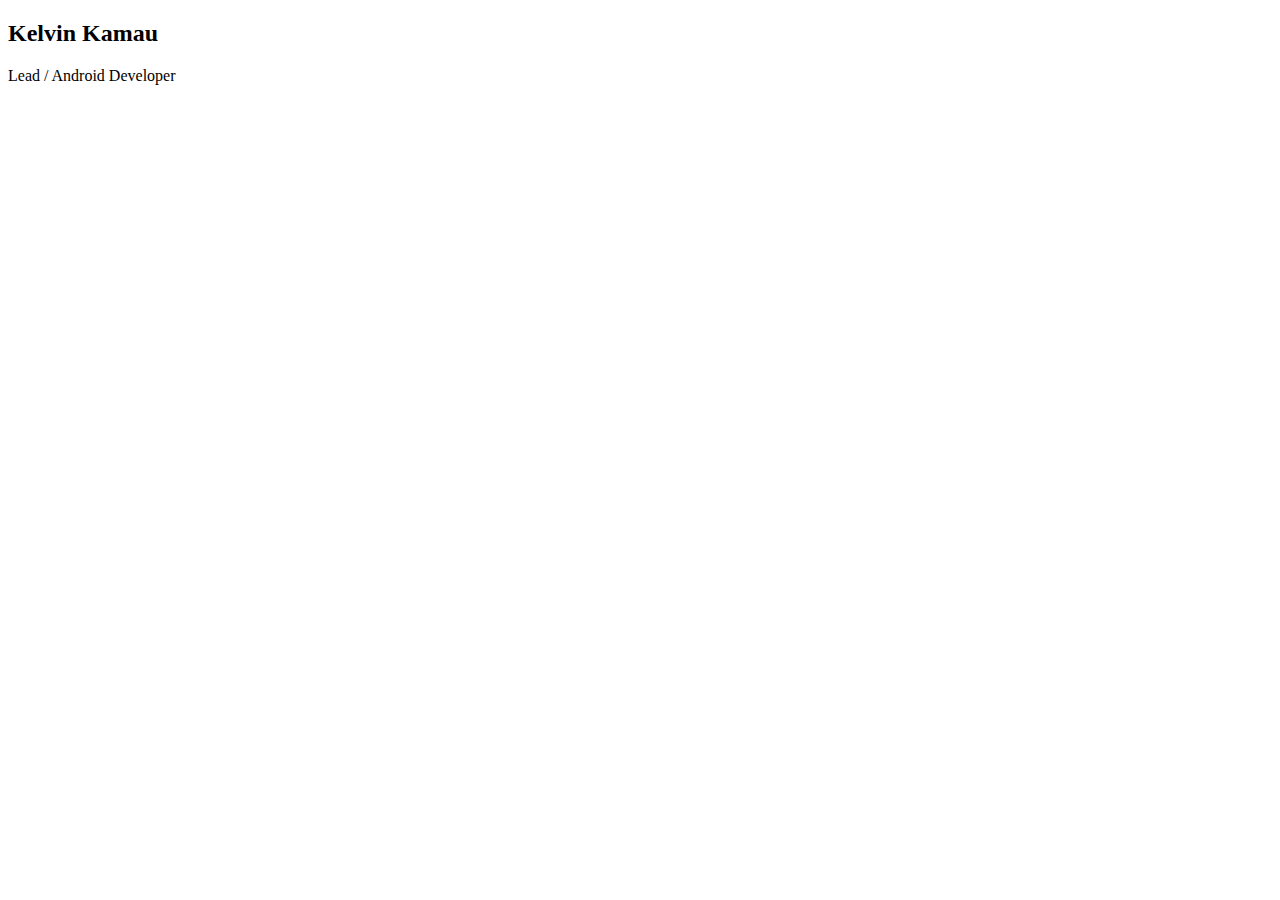
<file: test.html>
<!DOCTYPE html>
<html lang="en">

<head>
    <meta charset="UTF-8">
    <title>Title</title>
    <link rel="stylesheet" href="https://use.fontawesome.com/releases/v5.8.1/css/all.css" integrity="sha384-50oBUHEmvpQ+1lW4y57PTFmhCaXp0ML5d60M1M7uH2+nqUivzIebhndOJK28anvf" crossorigin="anonymous">
</head>

<body>

<h2>Kelvin Kamau</h2>
<p>Lead / Android Developer</p>
<i class="fab fa-github"></i><i class="fab fa-twitter"></i> <i class="fas fa-link"></i>
</body>
</html>
</file>
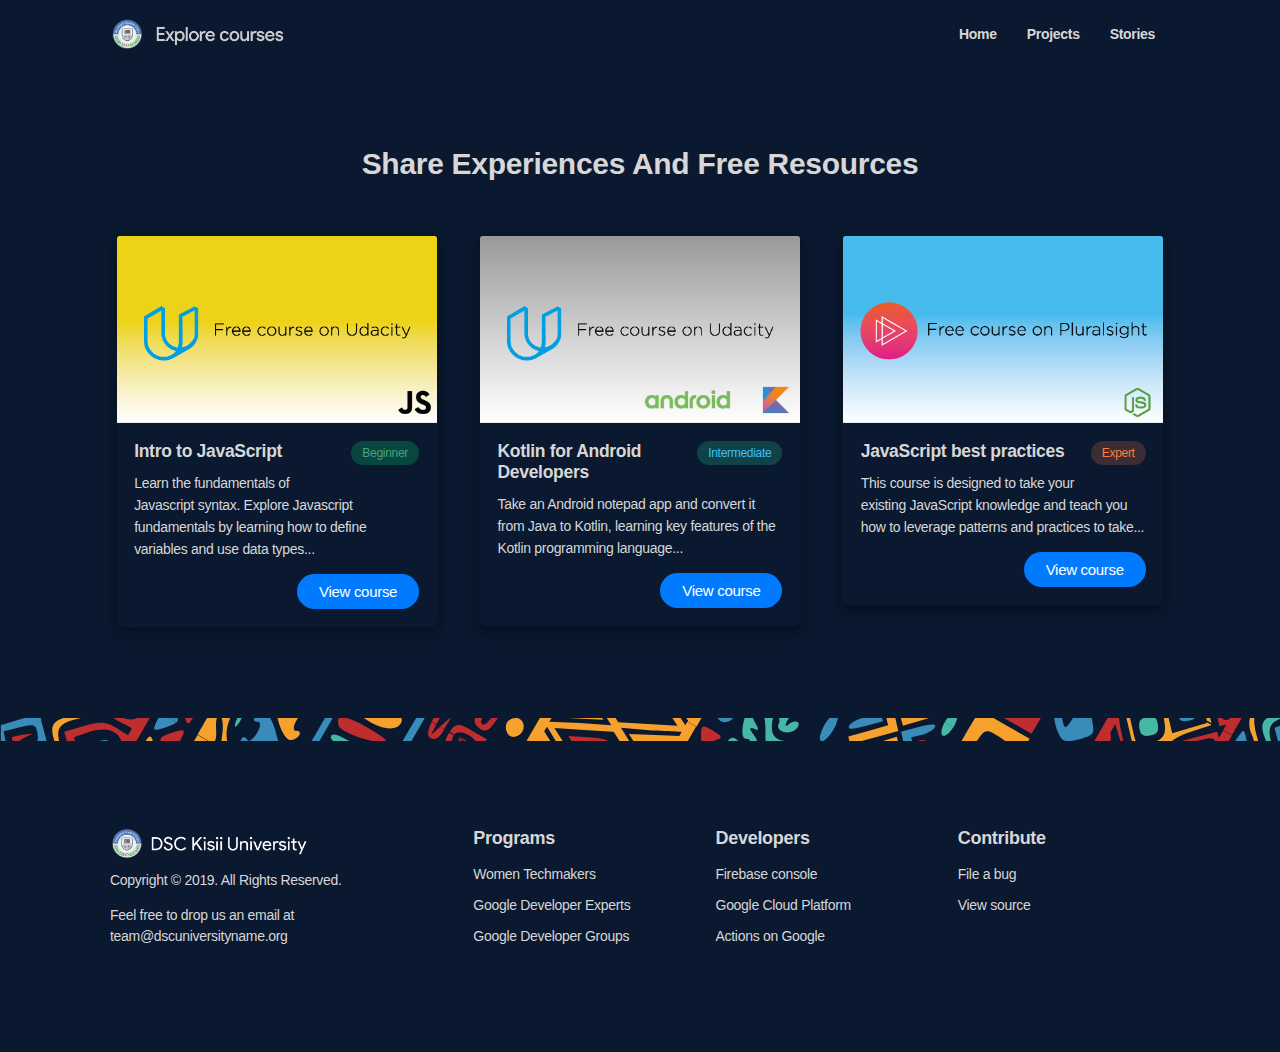
<file: public/learn.html>
<!DOCTYPE html>
<html lang="en">
<head>
    <meta charset="UTF-8">
    <meta http-equiv="X-UA-Compatible" content="ie=edge">
    <title>DSC Explore Courses</title>
    <meta name="viewport" content="width=device-width, initial-scale=1.0">
    <meta name="author" content="DSC University Name"/>
    <meta name="description" content="Access exclusive content from all across the web to make you a better developer. All the content is free.">
    <meta name="keywords" content="dsc,developer student clubs,google developers, sub saharan africa, students, technology, computer science"/>
    <link href="css/ionicons.min.css" rel="stylesheet">
    <link rel="manifest" href="manifest.json">
    <meta name="theme-color" content="#2F5BE7"/>
    <link rel="icon" href="images/favicon.png" type="image/png"/>
    <link rel="stylesheet" href="css/owl.carousel.min.css">
    <link rel="stylesheet" href="css/bootstrap.min.css">
    <link href='https://fonts.googleapis.com/css?family=Google+Sans:400,500,700|Material+Icons' rel='stylesheet'
          type='text/css'>
    <link rel="stylesheet" href="https://use.fontawesome.com/releases/v5.2.0/css/all.css"
          integrity="sha384-hWVjflwFxL6sNzntih27bfxkr27PmbbK/iSvJ+a4+0owXq79v+lsFkW54bOGbiDQ" crossorigin="anonymous">
    <link rel="stylesheet" href="css/styles.css">
    <link rel="stylesheet" href="css/responsive.css">
    <!-- Google Analytics -->
    <script>
        (function (i, s, o, g, r, a, m) {
            i['GoogleAnalyticsObject'] = r;
            i[r] = i[r] || function () {
                (i[r].q = i[r].q || []).push(arguments)
            }, i[r].l = 1 * new Date();
            a = s.createElement(o),
                m = s.getElementsByTagName(o)[0];
            a.async = 1;
            a.src = g;
            m.parentNode.insertBefore(a, m)
        })(window, document, 'script', 'https://www.google-analytics.com/analytics.js', 'ga');
        ga('create', 'UA-124904500-1', 'auto');
        ga('send', 'pageview');
    </script>
    <!-- End Google Analytics -->
</head>
<body class="x-hidden has-sticky-header">
<nav class="navbar navbar-expand-lg fixed-top custom-menu custom-menu__light">
    <div class="container">
        <a class="navbar-brand" href="#">
            <img src="images/tutorial.png" height="32" alt="Image">
        </a>
        <button class="navbar-toggler" type="button" data-toggle="collapse" data-target="#navbarSupportedContent"
                aria-controls="navbarSupportedContent"
                aria-expanded="false" aria-label="Toggle navigation">
        <span class="menu-icon__circle">
        </span>
            <span class="menu-icon">
          <span class="menu-icon__bar"></span>
          <span class="menu-icon__bar"></span>
          <span class="menu-icon__bar"></span>
        </span>
        </button>
        <div class="collapse navbar-collapse" id="navbarSupportedContent">
            <ul class="navbar-nav ml-lg-auto">
                <li class="nav-item active">
                    <a class="nav-link" href="index.html">Home
                        <span class="sr-only">(current)</span>
                    </a>
                </li>
                <li class="nav-item"><a href="projects.html" class="nav-link">Projects</a></li>
                <li class="nav-item"><a href="index.html" class="nav-link">Stories</a></li>
            </ul>

        </div>
    </div>
</nav>


<section id="web" class="section-spacer">

    <header class="section-header text-center">
        <h2 class="section-title">Share experiences and free resources</h2>
    </header>

    <div class="container">
        <div class="row">

            <div class="col-md-4 col-12">
                <div class="card course-card" style="width: 23rem;">
                    <img class="card-img-top" src="images/assets/courses/intro-js.png" alt="Card image cap">
                    <div class="card-body">
                        <p class="tagging beginner float-right">Beginner</p>
                        <h5 class="card-title">Intro to JavaScript</h5>
                        <p class="card-text">
                            Learn the fundamentals of Javascript syntax.
                            Explore Javascript fundamentals by learning how to define variables and use data types...
                        </p>
                        <a href="https://www.udacity.com/course/intro-to-javascript--ud803"
                           class="button float-right" target="_blank" rel="noopener noreferrer">View course</a>
                    </div>
                </div>
            </div>

            <div class="col-md-4 col-12">
                <div class="card course-card" style="width: 23rem;">
                    <img class="card-img-top" src="images/assets/courses/kotlin.png" alt="Card image cap">
                    <div class="card-body">
                        <p class="tagging intermediate float-right">Intermediate</p>
                        <h5 class="card-title">Kotlin for Android Developers</h5>
                        <p class="card-text">

                            Take an Android notepad app and convert it from Java to Kotlin,
                            learning key features of the Kotlin programming language...
                        </p>
                        <a href="https://classroom.udacity.com/courses/ud888" class="button float-right" target="_blank" rel="noopener noreferrer">View
                            course</a>
                    </div>
                </div>
            </div>

            <div class="col-md-4 col-12">
                <div class="card course-card" style="width: 23rem;">
                    <img class="card-img-top" src="images/assets/courses/best-prac.png" alt="Card image cap">
                    <div class="card-body">
                        <p class="tagging expert float-right">Expert</p>
                        <h5 class="card-title">JavaScript best practices</h5>
                        <p class="card-text">
                            This course is designed to take your existing JavaScript knowledge and teach you how to
                            leverage patterns and practices to take...
                        </p>
                           <a href="https://app.pluralsight.com/player?course=javascript-best-practices&author=jonathan-mills&name=javascript-best-practices"
                           class="button float-right" target="_blank" rel="noopener noreferrer">View course</a>
                    </div>
                </div>
            </div>
        </div>
    </div>
</section>

<section class="section-spacer african vanish">
    <div class="container">
    </div>
</section>

<footer class="section-spacer footer-section">
    <div class="container">
        <div class="row flex-column-reverse flex-sm-row flex-lg-row">
            <div class="col-md-4 col-12">
                <div class="footer-widget first-of-footer-widget">
                    <img src="images/footer-logo.png" class="logo-sm mb-10" alt="Image">
                    <p>Copyright &copy; 2019. All Rights Reserved.</p>
                    <span>Feel free to drop us an email at </span>
                    <a href="mailto:team@dsc.scuniversityname.org">team@dscuniversityname.org</a>
                    <ul class="social-list__inline mt-10">
                        <li>
                            <a href="https://twitter.com/DSCUniversityName">
                                <i class="fab fa-twitter"></i>
                            </a>
                        </li>
                        <li>
                            <a href="https://github.com/DSCUniversityName">
                                <i class="fab fa-github"></i>
                            </a>
                        </li>
                        <li>
                            <a href="">
                                <i class="fab fa-slack"></i>
                            </a>
                        </li>
                        <li>
                            <a href="https://www.youtube.com/user/GoogleDevelopers">
                                <i class="fab fa-youtube"></i>
                            </a>
                        </li>
                    </ul>
                </div>
            </div>
            <div class="col-md-8 col-sm-10">
                <div class="row">
                    <div class="col-md-4 col-6">
                        <div class="footer-widget">
                            <h4 class="footer-widget__title">Programs</h4>
                            <ul class="list-unstyled">
                                <li>
                                    <a href="https://www.womentechmakers.com/" target="_blank" rel="noopener noreferrer">Women Techmakers</a>
                                </li>
                                <li>
                                    <a href="https://developers.google.com/experts/" target="_blank" rel="noopener noreferrer">Google Developer Experts</a>
                                </li>
                                <li>
                                    <a href="https://developers.google.com" target="_blank" rel="noopener noreferrer">Google Developer Groups</a>
                                </li>
                            </ul>
                        </div>
                    </div>
                    <div class="col-md-4 col-6">
                        <div class="footer-widget">
                            <h4 class="footer-widget__title">Developers</h4>
                            <ul>
                                <li class="list-unstyled">
                                
                                <li>
                                    <a href="https://console.firebase.google.com/" target="_blank" rel="noreferrer">Firebase console</a>
                                </li>
                                <li>
                                    <a href="https://console.cloud.google.com/" target="_blank" rel="noreferrer">Google Cloud Platform</a>
                                </li>
                                <li>
                                    <a href="https://console.actions.google.com/" target="_blank" rel="noreferrer">Actions on Google</a>
                                </li>
                                </li>
                            </ul>
                        </div>
                    </div>
                    <div class="col-md-4">
                        <div class="footer-widget">
                            <h4 class="footer-widget__title">Contribute</h4>
                            <ul class="list-unstyled">
                                <li>
                                    <a href="https://github.com/kelvinkamau/Vibranium/issues/new?template=documentation-bug.md" target="_blank" rel="noopener noreferrer">File a bug</a>
                                </li>
                                <li>
                                    <a href="https://github.com/kelvinkamau/Vibranium" target="_blank" rel="noopener noreferrer">View source</a>
                                </li>
                            </ul>
                        </div>
                    </div>
                </div>
            </div>
        </div>
    </div>
</footer>
<a href="#" id="scroll" style="display: none;"><i class="fas fa-angle-up"></i></a>
<script src="js/vendors/jquery.min.js"></script>
<script src="js/vendors/bootstrap.bundle.min.js"></script>
<script src="js/vendors/jquery.magnific-popup.min.js"></script>
<script src="js/vendors/jquery.easing.min.js"></script>
<script src="js/vendors/swiper.min.js"></script>
<script src="js/custom.js"></script>
</body>
</html>
</file>
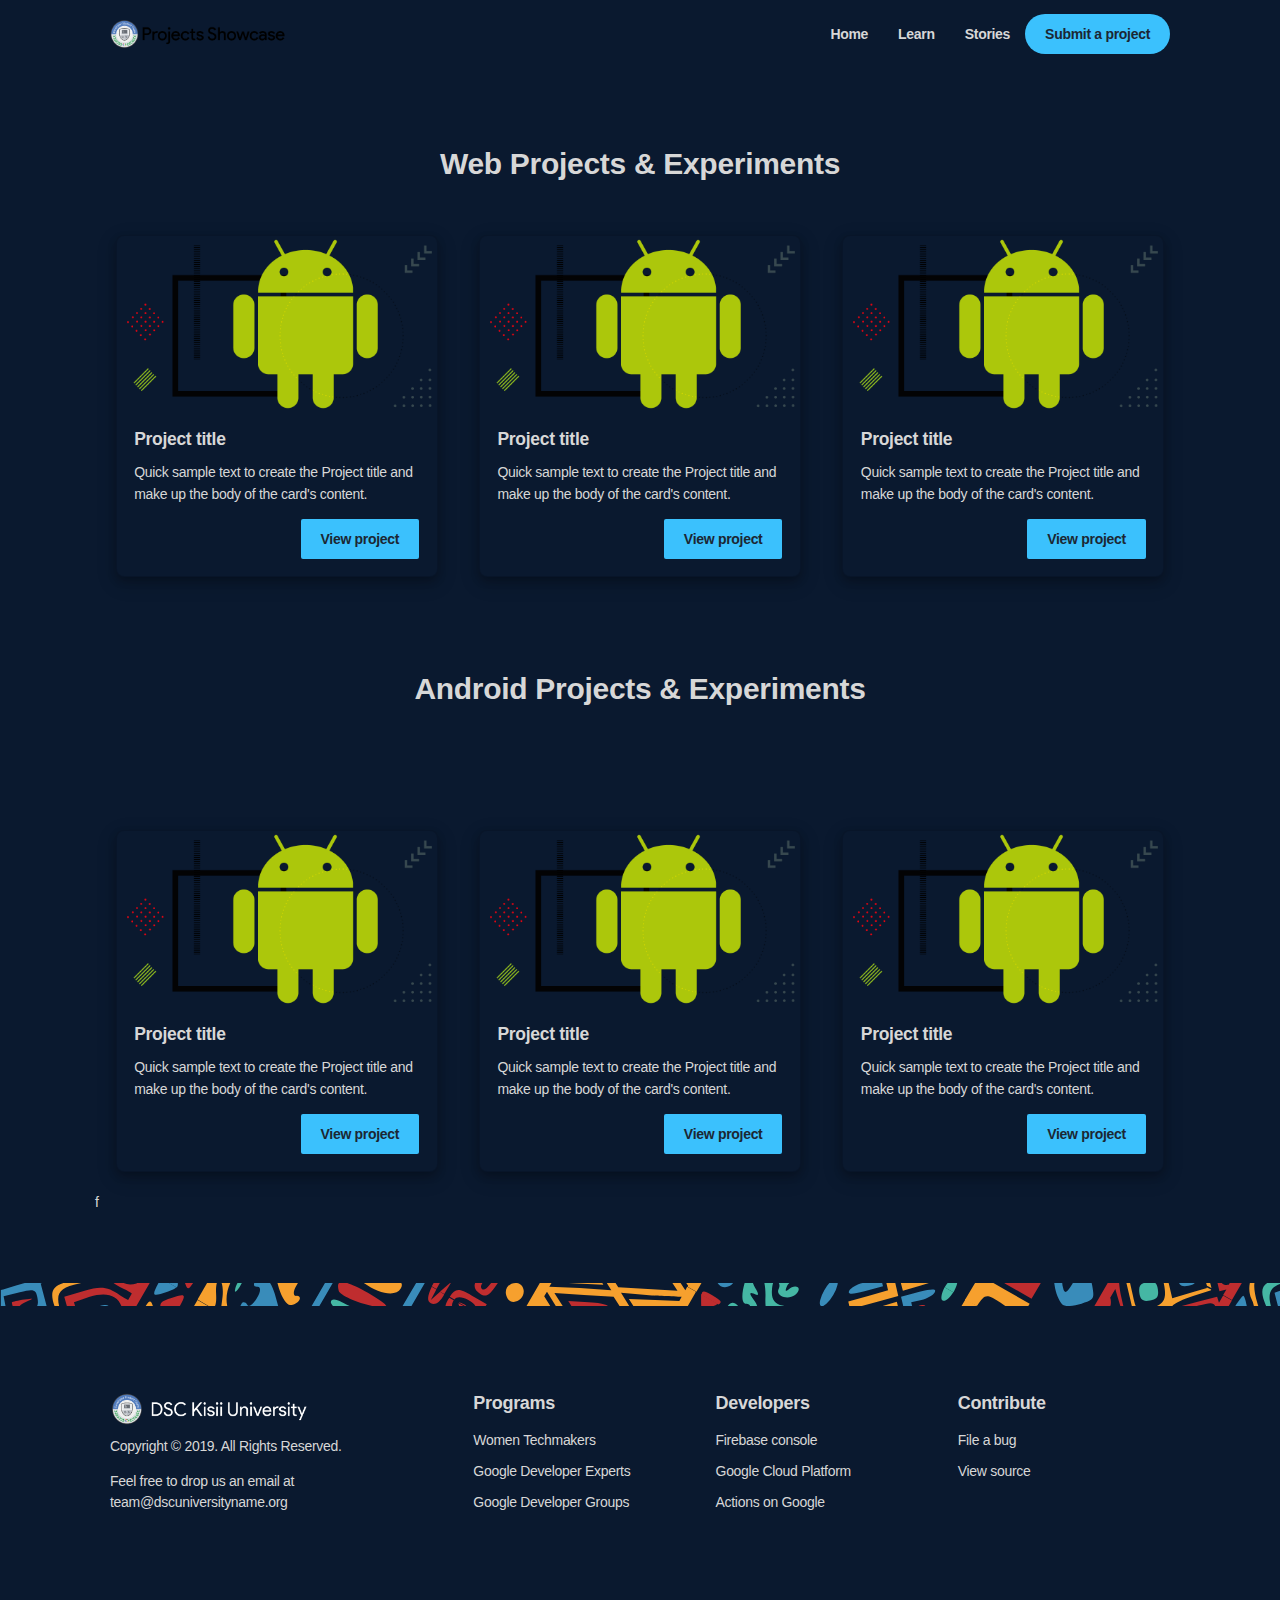
<file: public/projects.html>
<!DOCTYPE html>
<html lang="en">
<head>
    <meta charset="UTF-8">
    <meta http-equiv="X-UA-Compatible" content="ie=edge">
    <title>DSC Projects Showcase</title>
    <meta name="viewport" content="width=device-width, initial-scale=1.0">
    <meta name="author" content="DSC University Name"/>
    <meta name="description" content="Discover edgy project built by our Developer Student Club for our local community.">
    <meta name="keywords" content="dsc,developer student clubs,google developers, sub saharan africa, students, technology, computer science"/>
    <meta name="theme-color" content="#2F5BE7"/>

    <link href="css/ionicons.min.css" rel="stylesheet">
    <link rel="manifest" href="manifest.json">
    <link rel="icon" href="images/favicon.png" type="image/png"/>
    <link rel="stylesheet" href="css/owl.carousel.min.css">
    <link rel="stylesheet" href="css/bootstrap.min.css">
    <link href='https://fonts.googleapis.com/css?family=Google+Sans:400,500,700|Material+Icons' rel='stylesheet'
          type='text/css'>
    <link rel="stylesheet" href="https://use.fontawesome.com/releases/v5.2.0/css/all.css"
          integrity="sha384-hWVjflwFxL6sNzntih27bfxkr27PmbbK/iSvJ+a4+0owXq79v+lsFkW54bOGbiDQ" crossorigin="anonymous">
    <link rel="stylesheet" href="css/styles.css">
    <link rel="stylesheet" href="css/responsive.css">

    <!-- Google Analytics -->
    <script>
        (function (i, s, o, g, r, a, m) {
            i['GoogleAnalyticsObject'] = r;
            i[r] = i[r] || function () {
                (i[r].q = i[r].q || []).push(arguments)
            }, i[r].l = 1 * new Date();
            a = s.createElement(o),
                m = s.getElementsByTagName(o)[0];
            a.async = 1;
            a.src = g;
            m.parentNode.insertBefore(a, m)
        })(window, document, 'script', 'https://www.google-analytics.com/analytics.js', 'ga');
        ga('create', 'UA-124904500-1', 'auto');
        ga('send', 'pageview');
    </script>
    <!-- End Google Analytics -->

</head>
<body class="x-hidden has-sticky-header">
<nav class="navbar navbar-expand-lg fixed-top custom-menu custom-menu__light">
    <div class="container">
        <a class="navbar-brand" href="#">
            <img src="images/showcase.png" height="30" alt="Image">
    </a>
        <button class="navbar-toggler" type="button" data-toggle="collapse" data-target="#navbarSupportedContent"
                aria-controls="navbarSupportedContent"
                aria-expanded="false" aria-label="Toggle navigation">
        <span class="menu-icon__circle">
        </span>
            <span class="menu-icon">
          <span class="menu-icon__bar"></span>
          <span class="menu-icon__bar"></span>
          <span class="menu-icon__bar"></span>
        </span>
        </button>
        <div class="collapse navbar-collapse" id="navbarSupportedContent">
            <ul class="navbar-nav ml-lg-auto">
                <li class="nav-item active">
                    <a class="nav-link" href="index.html">Home
                        <span class="sr-only">(current)</span>
                    </a>
                </li>
                <li class="nav-item"><a href="learn.html" target="_blank" rel="noopener noreferrer" class="nav-link">Learn</a></li>
                <li class="nav-item"><a href="index.html" target="_blank" rel="noopener noreferrer" class="nav-link">Stories</a></li>
            </ul>
            <div class="custom-menu__right">
                <a href="#" class="btn btn-primary btn-pills" target="_blank">Submit a project</a>
            </div>
        </div>
    </div>
</nav>


<section id="web" class="section-spacer">

    <header class="section-header text-center">
        <h2 class="section-title">Web projects & experiments</h2>
    </header>

    <div class="container">
        <div class="row">
            <div class="col-md-4 col-12">
                <div class="card project-card" style="width: 23rem;">
                    <img class="card-img-top" src="images/assets/technologies/android.png" alt="Card image cap">
                    <div class="card-body">
                        <h5 class="card-title">Project title</h5>
                        <p class="card-text">Quick sample text to create the Project title and make up the body of the card's content.</p>
                        <a href="#" class="btn btn-primary float-right">View project</a>
                    </div>
                </div>
            </div>
            <div class="col-md-4 col-12">
                <div class="card project-card" style="width: 23rem;">
                    <img class="card-img-top" src="images/assets/technologies/android.png" alt="Card image cap">
                    <div class="card-body">
                        <h5 class="card-title">Project title</h5>
                        <p class="card-text">Quick sample text to create the Project title and make up the body of the card's content.</p>
                        <a href="#" class="btn btn-primary float-right">View project</a>
                    </div>
                </div>
            </div>
            <div class="col-md-4 col-12">
                <div class="card project-card" style="width: 23rem;">
                    <img class="card-img-top" src="images/assets/technologies/android.png" alt="Card image cap">
                    <div class="card-body">
                        <h5 class="card-title">Project title</h5>
                        <p class="card-text">Quick sample text to create the Project title and make up the body of the card's content.</p>
                        <a href="#" class="btn btn-primary float-right">View project</a>
                    </div>
                </div>
            </div>
        </div>
    </div>
</section>

<header class="section-header text-center">
    <h2 class="section-title">Android projects & experiments</h2>
</header>

<section id="android" class="section-spacer">

    <div class="container">
        <div class="row">
            <div class="col-md-4 col-12">
                <div class="card project-card" style="width: 23rem;">
                    <img class="card-img-top" src="images/assets/technologies/android.png" alt="Card image cap">
                    <div class="card-body">
                        <h5 class="card-title">Project title</h5>
                        <p class="card-text">Quick sample text to create the Project title and make up the body of the card's content.</p>
                        <a href="#" class="btn btn-primary float-right">View project</a>
                    </div>
                </div>
            </div>
            <div class="col-md-4 col-12">
                <div class="card project-card" style="width: 23rem;">
                    <img class="card-img-top" src="images/assets/technologies/android.png" alt="Card image cap">
                    <div class="card-body">
                        <h5 class="card-title">Project title</h5>
                        <p class="card-text">Quick sample text to create the Project title and make up the body of the card's content.</p>
                        <a href="#" class="btn btn-primary float-right">View project</a>
                    </div>
                </div>
            </div>
            <div class="col-md-4 col-12">
                <div class="card project-card" style="width: 23rem;">
                    <img class="card-img-top" src="images/assets/technologies/android.png" alt="Card image cap">
                    <div class="card-body">
                        <h5 class="card-title">Project title</h5>
                        <p class="card-text">Quick sample text to create the Project title and make up the body of the card's content.</p>
                        <a href="#" class="btn btn-primary float-right">View project</a>
                    </div>
                </div>
            </div>f
        </div>
    </div>
</section>
<section class="section-spacer african vanish">
    <div class="container">
    </div>
</section>
<footer class="section-spacer footer-section">
    <div class="container">
        <div class="row flex-column-reverse flex-sm-row flex-lg-row">
            <div class="col-md-4 col-12">
                <div class="footer-widget first-of-footer-widget">
                    <img src="images/footer-logo.png" class="logo-sm mb-10" alt="Image">
                    <p>Copyright &copy; 2019. All Rights Reserved.</p>
                    <span>Feel free to drop us an email at </span>
                    <a href="mailto:team@dsc.scuniversityname.org">team@dscuniversityname.org</a>
                    <ul class="social-list__inline mt-10">
                        <li>
                            <a href="https://twitter.com/DSCUniversityName">
                                <i class="fab fa-twitter"></i>
                            </a>
                        </li>
                        <li>
                            <a href="https://github.com/DSCUniversityName">
                                <i class="fab fa-github"></i>
                            </a>
                        </li>
                        <li>
                            <a href="">
                                <i class="fab fa-slack"></i>
                            </a>
                        </li>
                        <li>
                            <a href="https://www.youtube.com/user/GoogleDevelopers">
                                <i class="fab fa-youtube"></i>
                            </a>
                        </li>
                    </ul>
                </div>
            </div>
            <div class="col-md-8 col-sm-10">
                <div class="row">
                    <div class="col-md-4 col-6">
                        <div class="footer-widget">
                            <h4 class="footer-widget__title">Programs</h4>
                            <ul class="list-unstyled">
                                <li>
                                    <a href="https://www.womentechmakers.com/" target="_blank" rel="noopener noreferrer">Women Techmakers</a>
                                </li>
                                <li>
                                    <a href="https://developers.google.com/experts/" target="_blank" rel="noopener noreferrer">Google Developer Experts</a>
                                </li>
                                <li>
                                    <a href="https://developers.google.com" target="_blank" rel="noopener noreferrer">Google Developer Groups</a>
                                </li>
                            </ul>
                        </div>
                    </div>
                    <div class="col-md-4 col-6">
                        <div class="footer-widget">
                            <h4 class="footer-widget__title">Developers</h4>
                            <ul>
                                <li class="list-unstyled">
                                <li>
                                    <a href="https://console.firebase.google.com/" target="_blank" rel="noreferrer">Firebase console</a>
                                </li>
                                <li>
                                    <a href="https://console.cloud.google.com/" target="_blank" rel="noreferrer">Google Cloud Platform</a>
                                </li>
                                <li>
                                    <a href="https://console.actions.google.com/" target="_blank" rel="noreferrer">Actions on Google</a>
                                </li>
                            </ul>
                        </div>
                    </div>
                    <div class="col-md-4">
                        <div class="footer-widget">
                            <h4 class="footer-widget__title">Contribute</h4>
                            <ul class="list-unstyled">
                                <li>
                                    <a href="https://github.com/kelvinkamau/Vibranium/issues/new?template=documentation-bug.md" target="_blank" rel="noopener noreferrer">File a bug</a>
                                </li>
                                <li>
                                    <a href="https://github.com/kelvinkamau/Vibranium" target="_blank" rel="noopener noreferrer">View source</a>
                                </li>
                            </ul>
                        </div>
                    </div>
                </div>
            </div>
        </div>
    </div>
</footer>
<a href="#" id="scroll" style="display: none;"><i class="fas fa-angle-up"></i></a>
<script src="js/vendors/jquery.min.js"></script>
<script src="js/vendors/bootstrap.bundle.min.js"></script>
<script src="js/vendors/jquery.magnific-popup.min.js"></script>
<script src="js/vendors/jquery.easing.min.js"></script>
<script src="js/vendors/swiper.min.js"></script>
<script src="js/vendors/owl.carousel.min.js"></script>
<script src="js/custom.js"></script>
</body>
</html>
</file>
<file: public/css/styles.css>
html, body {
  -webkit-font-smoothing: antialiased;
  -moz-osx-font-smoothing: grayscale;
  text-rendering: optimizeLegibility;
  background-color: #0A192F;
}

:root {
  font-size: 14px;
}

body {
  font-family: "Google Sans", sans-serif;
  font-size: 1rem;
  color: #D7D7D7;
  overflow-x: hidden;
  font-weight: normal;
  letter-spacing: -.3px;
}

.has-sticky-header {
  padding-top: 72px;
}
first-letter {
  color: #557DBF;
  font-weight: 400
}

second-letter {
  color: #FBBC12;
  font-weight: 400;
}
.mail:hover{
  text-decoration: none;
  color: #FFFFFF;
}

third-letter {
  color: #E1382B;
  font-weight: 400;
}

forth-letter {
  color: #189E59;
  font-weight: 400;
}
a {
  line-height: 1;
  color: #2F5BE7;
}

button, .btn {
  outline: none  ;
  border: 0  ;
}

button:focus, .btn:focus {
  -webkit-box-shadow: none  ;
  box-shadow: none  ;
}


h1, h2, h3, h4, h5, h6,
.h1, .h2, .h3, .h4, .h5, .h6 {
  color: #D7D7D7;
  font-family: "Google Sans", sans-serif;
  font-weight: 700;
}

h2{
  font-size: 25px
}
h1 {
  line-height: 32px;
}

h2, .h2 {
  line-height: 1.44;
}

p {
  font-size: 14px;
  line-height: 22px;
}

.lead {
  font-weight: normal;
  line-height: 29px;
  text-align: left;
}
@media only screen and (max-width: 600px){
  .lead{
    font-size: 16px;
  }
  .vanish{
    display: none;
  }
  .zuri{
    text-align: left;
    line-height: 1.5;
  }
}

.zuri {
    font-family: 'Google Sans Medium', sans-serif;
}

.text-warning {
  color: #FD7D44  ;
}

.content {
  padding-top: 100px;
  padding-bottom: 100px;
}

.container {
  max-width: 1100px;
  width: 100%;
  padding-right: 20px;
  padding-left: 20px;
}

.section-spacer {
  padding: 70px 0;
}
.cta__large {
  max-width: 450px;
}

.section-header {
  margin-bottom: 50px;
  padding-right: 10px;
  padding-left: 10px;
}

.section-title {
  text-transform: capitalize;
}
.section-title-custom{
  text-transform: none;
}

.section-subtitle {
  font-size: 15px;
  color: #D7D7D7;
}

.assistive-text {
  font-size: 12px;
}

.list-circle {
  list-style-type: none;
  padding: 0;
}

.list-circle li {
  position: relative;
  font-size: 16px;
  font-weight: 500;
  display: -webkit-box;
  display: -ms-flexbox;
  display: flex;
  -webkit-box-align: center;
  -ms-flex-align: center;
  align-items: center;
  padding-left: 8px;
  margin-bottom: 15px;
}

.list-circle li:last-child {
  margin: 0  ;
}

.list-circle li:before {
  content: '';
  width: 8px;
  height: 8px;
  border-radius: 50%;
  background: rgba(47, 91, 231, 0.8);
  -webkit-box-shadow: 0 0 0 7px rgba(47, 91, 231, 0.1);
  box-shadow: 0 0 0 7px rgba(47, 91, 231, 0.1);
  display: inline-block;
  margin-right: 20px;
  vertical-align: middle;
}

#loading {
  position: fixed;
  left: 0;
  top: 0;
  width: 100%;
  height: 100%;
  background-color: #fff;
  z-index: 10000;
}

#loading .ripple {
  width: 60px;
  height: 60px;
  border-radius: 50%;
  position: absolute;
  top: calc(50% - 30px);
  left: calc(50% - 30px);
  -webkit-animation-name: ripple;
  animation-name: ripple;
  -webkit-animation-duration: 1s;
  animation-duration: 1s;
  -webkit-animation-timing-function: ease-in-out;
  animation-timing-function: ease-in-out;
  animation-direction: alternate-reverse;
  -webkit-animation-iteration-count: infinite;
  animation-iteration-count: infinite;
  -webkit-transform: scale(0);
  transform: scale(0);
  opacity: 0.6;
}

#loading .ripple1 {
  background-color: rgba(47, 231, 177, 0.4);
}

#loading .ripple2 {
  -webkit-animation-delay: -250ms;
  animation-delay: -250ms;
  background-color: rgba(47, 231, 177, 0.5);
}

#loading .ripple3 {
  -webkit-animation-delay: -500ms;
  animation-delay: -500ms;
  background-color: rgba(47, 91, 231, 0.6);
}

#loading .ripple4 {
  -webkit-animation-delay: -750ms;
  animation-delay: -750ms;
  background-color: #2F5BE7;
}

@-webkit-keyframes ripple {
  to {
    -webkit-transform: scale(1);
    transform: scale(1);
  }
}

@keyframes ripple {
  to {
    -webkit-transform: scale(1);
    transform: scale(1);
  }
}

.btn {
  padding: 8px 20px;
  border: 0;
  color: #1B2733;
  -webkit-transition: all .5s ease-in-out;
  transition: all .5s ease-in-out;
  line-height: 24px;
  font-weight: 700;
  border-radius: 2px;
  font-family: "Google Sans", sans-serif;
}

.btn-default {
  background: #fff;
  color: #637282;
}

.btn-default:hover, .btn-default:focus, .btn-default:visited {
  color: #1B2733;
}

.btn-primary {
  background: #3BC1FD;
  color: #1B2733;
}

.btn-primary:hover, .btn-primary:focus, .btn-primary:visited {

  background: #3BC1FD;
  color: #FFFFFF;

}

.btn-secondary {
  background: #2F5BE7;
  color: #fff;
  font-weight: 200;
  font-size: 16px;
}

.btn-secondary:hover, .btn-secondary:focus, .btn-secondary:visited {
  background-color: #153bb5;
  color: #8af2d3;
  -webkit-box-shadow: -5px 5px 0 rgba(47, 231, 177, 0.8);
  box-shadow: -5px 5px 0 rgba(47, 231, 177, 0.8);
}

.btn-link {
  padding: 0;
}

.btn-link .icon {
  margin-left: 10px;
  display: inline-block;
  vertical-align: middle;
  -webkit-transition: all .3s ease-in-out;
  transition: all .3s ease-in-out;
}

.btn-link:hover {
  text-decoration: none;
}

.btn-link:hover .icon {
  margin-left: 15px;
}

.btn-link--primary {
  color: #3BC1FD;
}

.btn-link--secondary {
  color: #2F5BE7;
}

.btn-lg {
  font-size: 18px;
  padding: 10px 20px;
}

.btn-cta {
  max-width: 250px;
  width: 100%;
  font-size: 18px;
  padding: 15px 20px;
}

.btn-has-icon {
  display: -webkit-inline-box;
  display: -ms-inline-flexbox;
  display: inline-flex;
  -webkit-box-align: center;
  -ms-flex-align: center;
  align-items: center;
}

.btn-has-icon .u-icon {
  text-align: center;
}

.icon-on__left .u-icon {
  margin-right: 10px;
}

.btn-pills {
  border-radius: 50px;
}

.btn-light {
  background: #fff;
  color: #637282  ;
}

.social-btn {
  display: -webkit-inline-box;
  display: -ms-inline-flexbox;
  display: inline-flex;
  -webkit-box-align: center;
  -ms-flex-align: center;
  align-items: center;
  -webkit-box-pack: center;
  -ms-flex-pack: center;
  justify-content: center;
  padding: 8px;
  -webkit-box-shadow: 0 3px 4px 0 rgba(0, 0, 0, 0.25);
  box-shadow: 0 3px 4px 0 rgba(0, 0, 0, 0.25);
  color: #ffffff;
  font-weight: bold;
  text-transform: uppercase;
  border-radius: 2px;
  cursor: pointer;
}

.social-btn .icon-wrapper {
  margin-right: 10px;
  vertical-align: middle;
}

.social-btn .icon-wrapper i {
  font-size: 18px;
  display: inline-block;
  line-height: 1.2;
}

.social-btn .btn-text {
  letter-spacing: 0.2px;
}

.social-btn:hover {
  -webkit-box-shadow: 0 0 6px #4285f4;
  box-shadow: 0 0 6px #4285f4;
}

.social-btn:active {
  background: #1669F2;
}

.social-google-btn {
  background-color: #4285f4;
}

.form-group {
  position: relative;
}

.form-control {
  padding: 10px 18px;
  border-radius: 2px  ;
}

.form-control:focus {
  -webkit-box-shadow: -5px 5px rgba(0, 0, 0, 0.1);
  box-shadow: -5px 5px rgba(0, 0, 0, 0.1);
}

.form-input__pills {
  border-radius: 50px  ;
  border: 1px solid #F9F9F9;
  -webkit-box-shadow: 0 2px 5px 0 rgba(0, 0, 0, 0.1);
  box-shadow: 0 2px 5px 0 rgba(0, 0, 0, 0.1);
}

.input-group .form-control {
  border-top-right-radius: 0  ;
  border-bottom-right-radius: 0  ;
  border-top-color: #1B2733;
  border-bottom-color: #1B2733;
  border-left-color: #1B2733;
  border-right-color: transparent;
  margin: 0;
  height: 100%;
}

.input-group .btn {
  margin: 0;
  border: 0;
  -webkit-box-shadow: none;
  box-shadow: none;
  border-top-left-radius: 0  ;
  border-bottom-left-radius: 0  ;
}

.input-group .btn-primary:hover {
  -webkit-box-shadow: 5px 5px 0 0 #2F5BE7;
  box-shadow: 5px 5px 0 0 #2F5BE7;
}

.input-group .btn-secondary:hover {
  -webkit-box-shadow: 5px 5px 0 0 #3BC1FD;
  box-shadow: 5px 5px 0 0 #3BC1FD;
}

.tooltip-inner {
  background: #2F5BE7;
  -webkit-box-shadow: 0 0 1px 0 rgba(0, 0, 0, 0.1);
  box-shadow: 0 0 1px 0 rgba(0, 0, 0, 0.1);
  max-width: 300px;
  width: 100%;
  border-radius: 2px;
  opacity: 1;
  color: #ffffff;
}

.tooltip.bs-tooltip-auto[x-placement^=top] .arrow::before, .tooltip.bs-tooltip-top .arrow::before,
.tooltip.bs-tooltip-auto[x-placement^=right] .arrow::before, .tooltip.bs-tooltip-top .arrow::before,
.tooltip.bs-tooltip-auto[x-placement^=bottom] .arrow::before, .tooltip.bs-tooltip-top .arrow::before,
.tooltip.bs-tooltip-auto[x-placement^=left] .arrow::before, .tooltip.bs-tooltip-top .arrow::before {
  margin-left: -3px;
  content: "";
  border-width: 5px 5px 0;
  border-top-color: #2F5BE7  ;
  opacity: 1;
}
.event-card {
  -webkit-box-shadow:  0 4px 8px 0 rgba(0, 0, 0, 0.2), 0 6px 20px 0 rgba(0, 0, 0, 0.19);
  box-shadow: 0 4px 8px 0 rgba(0, 0, 0, 0.2), 0 6px 20px 0 rgba(0, 0, 0, 0.19);

  border-radius: 5px;
  margin: 0 auto 20px;
}
.course-card, .project-card{
  width: 22rem;
  margin: 0 auto 20px;
    box-shadow: 0 4px 8px 0 rgba(0, 0, 0, 0.2), 0 6px 20px 0 rgba(0, 0, 0, 0.19);
}
.card{
  float: none;
  border-radius: 8px;
  background-color: #0A192F;
}
.event-card{

}
.tagging{
  display: inline-flex;
  border-radius: 15px;
  font-size: 12px;
  padding: 0 0.8rem;
  max-width: 100px;
  text-align: center;
  height: 24px;
  line-height: 24px;
}
.intermediate{
  background-color: rgba(47, 231, 177, 0.2);
  color: #3BC1FD;
}
.beginner{
  background-color: rgba(0, 255, 133, 0.2);
  color: #4AA277;
}
.expert{
  background-color: rgba(253, 125, 68, 0.2);
  color: #FD7D44;
}

.project-card .btn{

}
.feature-card {
  -webkit-box-shadow: 0 3px 6px rgba(0, 110, 255, 0.4);
  box-shadow: 0 4px 8px 0 rgba(0, 0, 0, 0.2), 0 6px 20px 0 rgba(0, 0, 0, 0.19);
  margin-bottom: 30px;
  padding: 25px 30px;
  border-radius: 5px;
  display: -webkit-box;
  display: -ms-flexbox;
  display: flex;
  -ms-flex-wrap: wrap;
  flex-wrap: wrap;
}

.feature-card .feature-card__body,
.feature-card .u-icon {
  -webkit-box-flex: 1;
  -ms-flex: 1;
  flex: 1;
}

.feature-card .u-icon {
  margin-right: 20px;
}
.feature-title {
  font-size: 16px;
  margin-bottom: 10px;
}

.content-card__body {
  padding: 10px;
}

.mfp-bg {
  background-color: rgba(27, 39, 51, 0.5)  ;
}

.mfp-iframe {
  -webkit-box-shadow: none  ;
  box-shadow: none  ;
}

.mfp-close {
  background: #3BC1FD  ;
  display: inline-block  ;
  width: 48px  ;
  height: 48px  ;
  text-align: center  ;
  opacity: 1  ;
  line-height: 48px;
  padding: 0  ;
  right: -48px  ;
  top: 0  ;
  font-size: 48px;
  -webkit-transition: all .3s ease-in-out;
  transition: all .3s ease-in-out;
  outline: 0  ;
}

.mfp-close:hover {
  background-color: #15b586  ;
  -webkit-box-shadow: 5px -5px #3BC1FD;
  box-shadow: 5px -5px #3BC1FD;
}

.mfp-close:active, .mfp-close:focus {
  color: #1B2733  ;
}

.form-group {
  margin-bottom: 20px;
}

.form-help {
  position: absolute;
  right: 0;
  top: 5px;
  font-size: 14px;
}

.form-button {
  margin: 15px auto;
}

.callout {
  display: -webkit-box;
  display: -ms-flexbox;
  display: flex;
  position: relative;
  z-index: 1;
  padding: 30px 20px;
}

.callout:before {
  content: '';
  position: absolute;
  width: 100%;
  height: 100%;
  background: rgba(27, 39, 51, 0.1);
  z-index: -1;
  opacity: .8;
  top: 0;
  left: 0;
  right: 0;
  bottom: 0;
  margin: auto;
}

.callout-content, .callout-footer {
  -webkit-box-flex: 1;
  -ms-flex: 1;
  flex: 1;
  padding: 15px;
}

.callout-content {
  padding-right: 2;
}

.custom-menu {
  -webkit-transition: all .3s ease-in-out;
  transition: all .3s ease-in-out;
}

.custom-menu .nav-item .nav-link {
  padding: 20px 15px;
  text-transform: capitalize;
  color: #D7D7D7;
}

.custom-menu .nav-item .nav-link:hover {
  color: #ffffff;
}
.nav-item{
  font-weight: bold;
}
.custom-menu__light {
  background: #0A192F;
}
.event-button{
  background: #2F5BE7;
  font-weight: bold;
  color: #FFFFFF;
  padding: 8px 12px;
  border-radius: 50px;
  text-decoration: none;
}
.custom-menu__light .nav-link {
  color: #1B2733;
}

.nav-link{
  background-color: #0A192F;
}
.custom-menu__light .navbar-toggler {
  border-color: transparent;
}

.navbar-toggler {
  padding: 0;
  width: 20px;
  height: 15px;
  position: relative;
}

.menu-icon {
  width: 100%;
  height: 100%;
  top: 50%;
  left: 50%;
  color: #000;
  -webkit-transform: translate(-50%, -50%);
  transform: translate(-50%, -50%);
  position: absolute;
}

.menu-icon__circle {
  width: 40px;
  height: 40px;
  border-radius: 50%;
  display: inline-block;
  background: #2F5BE7;
  -webkit-transition: all 0.4s ease-in-out;
  transition: all 0.4s ease-in-out;
  position: absolute;
  left: 50%;
  top: 50%;
  -webkit-transform: translate(-50%, -50%);
  transform: translate(-50%, -50%);
  z-index: -1;
}

.menu-icon__bar {
  width: 100%;
  height: 2px;
  border-radius: 50px;
  background: #fff;
  display: block;
  position: absolute;
  left: 0;
  -webkit-transition: all .25s ease-in-out;
  transition: all .25s ease-in-out;
}

.menu-icon__bar:nth-child(2) {
  top: 0;
  bottom: 0;
  margin: auto;
}

.menu-icon__bar:nth-child(3) {
  bottom: 0;
}

.navbar-toggler.menu-is-expanded {
  z-index: 1;
}

.navbar-toggler.menu-is-expanded .menu-icon__circle {
  -webkit-transform: scale(60);
  transform: scale(60);
  z-index: -1;
}

.navbar-toggler.menu-is-expanded .menu-icon__bar:first-child {
  -webkit-transform: translateY(7.5px) translateY(-50%) rotate(45deg);
  transform: translateY(7.5px) translateY(-50%) rotate(45deg);
}

.navbar-toggler.menu-is-expanded .menu-icon__bar:nth-child(2) {
  width: 0%;
  -webkit-transform: translateX(-100%);
  transform: translateX(-100%);
}

.navbar-toggler.menu-is-expanded .menu-icon__bar:last-child {
  -webkit-transform: translateY(-7.5px) translateY(50%) rotate(-45deg);
  transform: translateY(-7.5px) translateY(50%) rotate(-45deg);
}

.navbar-brand {
  z-index: 200;
}

.navbar-collapse {
  z-index: 200;
}

.custom-menu__light.navbar-is-sticky {
  -webkit-box-shadow: 0px 1px 15px #999;
  box-shadow: 0px 1px 10px rgba(0, 0, 0, 0.5);
  background: #0A192F;
}

.navbar .container-fluid {
  padding-left: 0;
  padding-right: 0;
}

@media (min-width: 240px) and (max-width: 480px){
  .ml-pic{
    order:-1;
  }
}
.hero {
  display: -webkit-box;
  display: -ms-flexbox;
  display: flex;
  -webkit-box-align: center;
  -ms-flex-align: center;
  align-items: center;
  min-height: 550px;
}


@media (min-width: 768px) {
    .hero-content {
        margin-top: 150px;
        margin-bottom: 80px;
    }
}

.hero-content {

}
.hero-title__group {
  margin-bottom: 30px;
}

.hero-title {
  font-size: 32px;
  line-height: 37px;
  margin-bottom: 30px;
}

.hero-title span {
  display: block;
  color: #1B2733;
}

.hero-form .form-control {
  border: 1px solid rgba(47, 91, 231, 0.2);
  padding: 14px;
  border-right: 0  ;
}

.hero-figure {
  width: 100%;
  margin-left: auto;
  margin-right: auto;
  text-align: center;
}

.hero-figure img {
  width: 100%;
  margin-left: auto;
  margin-right: auto;
}

.client-logo__wrapper {
  text-align: center;
  display: -webkit-inline-box;
  display: -ms-inline-flexbox;
  display: inline-flex;
  -webkit-box-align: center;
  -ms-flex-align: center;
  align-items: center;
  -ms-flex-wrap: wrap;
  flex-wrap: wrap;
  -webkit-box-pack: center;
  -ms-flex-pack: center;
  justify-content: center;
}

.client-logo {
  width: calc(100vw / 2.8);
  display: -webkit-inline-box;
  display: -ms-inline-flexbox;
  display: inline-flex;
  margin: 10px auto;
  -webkit-box-align: center;
  -ms-flex-align: center;
  align-items: center;
  -webkit-box-pack: center;
  -ms-flex-pack: center;
  justify-content: center;
  padding: 10px;
}

.client-logo img {
  width: 100%;
  height: 100%;
}

.section-screens__inner {
  margin-bottom: 200px;
  padding-bottom: 80px;
  background-color: #EEEEEE;
}

.section-screens__inner .section-header {
  margin-bottom: 20px;
}

.section-screens__inner .section-header .btn {
  font-size: 14px;
}

.section-screens__inner .section-header .u-icon__outline {
  border-color: #2F5BE7;
}

.screen-slider {
  overflow-y: visible  ;
  margin-bottom: -250px;
}

.screen-slider-wrapper {
  padding-bottom: 30px;
}

.screen-slider__item {
  pointer-events: none;
  width: 100%;
  padding: 15px;
  background: transparent  ;
}

.screen-slider__item img {
  max-width: 100%;
  margin-left: auto;
  margin-right: auto;
  max-height: 600px;
  display: block;
  -webkit-box-shadow: 0 10px 30px rgba(99, 114, 130, 0.2);
  box-shadow: 0 10px 30px rgba(99, 114, 130, 0.2);
  border: 0;
  border-radius: 5px;
}

.screen-slider {
  overflow-y: visible  ;
}

.screen-slider .swiper-container {
  margin-left: auto  ;
  margin-right: auto  ;
}

.screen-slider .swiper-slide:last-child {
  margin-right: 0  ;
  background: url("image") #fff;
}

.screen-slider__item {
  width: 100%;
  padding: 15px;
  background: transparent  ;
}

.screen-slider__item img {
  max-width: 100%;
  vertical-align: middle;
  margin-left: auto;
  margin-right: auto;
  display: block;
  -webkit-box-shadow: 0 0 10px rgba(27, 39, 51, 0.2);
  box-shadow: 0 0 10px rgba(27, 39, 51, 0.2);
  border-radius: 5px;
}

.feature-list-wrapper {
  -ms-flex-item-align: center;
  align-self: center;
}

.feature-list-wrapper .content-header {
  margin-bottom: 20px;
}

.feature-list-wrapper .list {
  margin-bottom: 30px;
}

.feature-list-wrapper .btn-link {
  color: #2F5BE7;
  text-transform: capitalize;
  font-weight: bold;
}

.feature-list-wrapper .btn-link .icon {
  font-size: 24px;
}

.feature-list-image {
  max-width: 90%;
}

.workshops-section .tab-content {
  margin-top: 40px;
}

.workshops-type-switch .nav-link {
  background: transparent;
  border-bottom: 2px solid #dddddd;
  border-radius: 0;
  color: #637282;
  padding-right: 15px;
  padding-left: 15px;
}

.workshops-type-switch .nav-link.active {
  background: transparent;
  color: #D7D7D7;
  border-bottom-color: #3BC1FD;
}

.workshops-single {
  -webkit-box-shadow: 0 0 20px rgba(27, 39, 51, 0.2);
  box-shadow: 0 0 20px rgba(27, 39, 51, 0.2);
  border-radius: 2%;
  padding: 30px;
}

.workshops-single:hover {
  -webkit-box-shadow: 0 0 40px rgba(0, 110, 255, 0.4);
  box-shadow: 0 0 40px rgba(0, 110, 255, 0.4);
}

.workshops-header {
  margin-bottom: 10px;
}

.workshops-title {
  text-align: center;
  display: block;
  margin-bottom: 20px;
  font-size: 22px;
  color: #1B2733;
}

.workshops-price {
  margin-bottom: 20px;
  color: #1B2733;
}

.workshops-price small {
  display: block;
  color: #637282;
  font-size: 16px;
  font-weight: 400;
}

.workshops-value {
  font-weight: 700;
  font-size: 26px;
  line-height: 40px;
  font-family: "Google Sans", sans-serif;
}

.workshops-currency {
  font-size: 18px;
  top: -28px;
  left: -10px;
  font-weight: normal;
  position: relative;
}

.workshops-list {
  list-style-type: none;
}
h6{
  font-weight: 200;
}

.workshops-list .disabled {
  text-decoration: line-through;
  color: rgba(99, 114, 130, 0.5);
}
.workshops-list__item {
  color: #637282;
  margin: 10px 0;
  position: relative;
}
hr{
  height: 0.1px;
  background-color: rgba(99, 114, 130, 0.8);
}
.workshops-list__item:before {
  content: '';
  width: 5px;
  height: 5px;
  border-radius: 50%;
  background: rgba(27, 39, 51, 0.3);
  display: inline-block;
  margin-right: 10px;
  vertical-align: middle;
}

.workshops-footer {
  text-align: center;
  margin-top: 40px;
  padding-bottom: 20px;
}

.workshops-footer .assistive-text {
  font-size: 12px;
  margin-top: 5px;
}

/*carousel styling*/
.carousel-control-next-i:hover, .carousel-control-prev-i:hover{
  background: #0A192F;
  color: #3BC1FD;
  -webkit-box-shadow: 0 3px 4px 0 rgba(0, 0, 0, 0.25);
  box-shadow: 0 3px 4px 0 rgba(0, 0, 0, 0.25);
  opacity: 1;
  filter: "alpha(opacity=100)";
  -ms-filter: "alpha(opacity=100)"
}

@media (min-width: 240px) and (max-width: 768px){

  .carousel-control-next,
  .carousel-control-prev {
    width: 15%;
    height:10%;
  }

  .carousel-control-next-i,  .carousel-control-prev-i {
    position: relative;
    left: 1%;
    top: 450%;
    vertical-align: middle;
    text-align: center;
    line-height: 43px;
    background-color: #2F5BE7;
    border-radius: 50%;
    width: 40px;
    height: 40px;
    -webkit-border-radius: 50%;
    -moz-border-radius: 50%;
    box-shadow: 0 2px 6px rgba(0, 0, 0, 0.16), 0 3px 6px rgba(0, 0, 0, 0.23);
  }

}

@media (min-width: 768px) {

  /* show 3 items */
  .carouselPrograms .carousel-inner .active,
  .carouselPrograms .carousel-inner .active + .carousel-item,
  .carouselPrograms .carousel-inner .active + .carousel-item + .carousel-item {
    display: block;
  }

  .carouselPrograms .carousel-inner .carousel-item.active:not(.carousel-item-right):not(.carousel-item-left),
  .carouselPrograms .carousel-inner .carousel-item.active:not(.carousel-item-right):not(.carousel-item-left) + .carousel-item,
  .carouselPrograms .carousel-inner .carousel-item.active:not(.carousel-item-right):not(.carousel-item-left) + .carousel-item + .carousel-item {
    transition: none;
  }

  .carouselPrograms .carousel-inner .carousel-item-next,
  .carouselPrograms .carousel-inner .carousel-item-prev {
    position: relative;
    right: 300px;
    transform: translate3d(0, 0, 0);
  }
  .carousel-control-next-i, .carousel-control-prev-i{
    position: relative;
    vertical-align: middle;
    text-align: center;
    line-height: 38px;
    background-color: #2F5BE7;
    border-radius: 50%;
    width: 40px;
    height: 35px;
    -webkit-border-radius: 50%;
    -moz-border-radius: 50%;
    box-shadow: 0 2px 6px rgba(0, 0, 0, 0.16), 0 3px 6px rgba(0, 0, 0, 0.23);

  }

  .carouselPrograms .carousel-inner .active.carousel-item + .carousel-item + .carousel-item + .carousel-item {
    position: absolute;
    top: 0;
    right: -33.333%;
    z-index: -1;
    display: block;
    visibility: visible;
  }

  /* left or forward direction */
  .carouselPrograms .active.carousel-item-left + .carousel-item-next.carousel-item-left,
  .carouselPrograms .carousel-item-next.carousel-item-left + .carousel-item,
  .carouselPrograms .carousel-item-next.carousel-item-left + .carousel-item + .carousel-item,
  .carouselPrograms .carousel-item-next.carousel-item-left + .carousel-item + .carousel-item + .carousel-item {
    position: relative;
    transform: translate3d(-100%, 0, 0);
    visibility: visible;
  }

  /* farthest right hidden item must be abso position for animations */
  .carouselPrograms .carousel-inner .carousel-item-prev.carousel-item-right {
    position: absolute;
    top: 0;
    left: 0%;
    z-index: -1;
    display: block;
    visibility: visible;
  }

  /* right or prev direction */
  .carouselPrograms .active.carousel-item-right + .carousel-item-prev.carousel-item-right,
  .carouselPrograms .carousel-item-prev.carousel-item-right + .carousel-item,
  .carouselPrograms .carousel-item-prev.carousel-item-right + .carousel-item + .carousel-item,
  .carouselPrograms .carousel-item-prev.carousel-item-right + .carousel-item + .carousel-item + .carousel-item {
    position: relative;
    transform: translate3d(100%, 0, 0);
    visibility: visible;
    display: block;
    visibility: visible;
  }
}

/*end carousel styling*/

/*team card stying*/
/*@media (min-width: 800px) and (max-width: 1200px){

 

  .card.hovercard .info .title h5 {
    margin-top: -30px;
    margin-left: 100px;
    text-align: right;
    font-size: 18px;
    line-height: 1;
      overflow: hidden;
    color: #D7D7D7;
  }
  .card.hovercard .info .title p {
    color: #D7D7D7;
    margin-left: 100px;
  }

  .card.hovercard .info .title p {
    border-radius: 25px;
  }
  .card.hovercard .info .desc {
    overflow: hidden;
    font-size: 12px;
    line-height: 20px;
    color: #D7D7D7;
    text-overflow: ellipsis;
  }
  .card.hovercard .bottom{
    padding: 0 5px;
    margin-top: -25px;
    margin-bottom: 30px;
    margin-left: 120px;
    margin-right: auto;
  }
  .card.hovercard .bottom ul li a i{
    color: #2F5BE7;
    font-size: 16px;
    margin: 0;
  }
  

}*/

.card.hovercard{
  border: 0px;
  box-shadow: 0 2px 6px rgba(0, 0, 0, 0.2);

}
.card.hovercard .cardheader {
  background:#2F5BE7;
  background-size: cover;
  height: 130px;
  border: 0;
  border-radius: 8px 8px 0 0;
}

.card.hovercard .avatar {
  position: relative;
  margin-top: 20px;
  margin-left: 10px;
  margin-right: auto;
  margin-bottom: -50px;
}

.card.hovercard .avatar img {
  width: 100px;
  height: 100px;
  max-width: 100px;
  max-height: 100px;
  -webkit-border-radius: 50%;
  -moz-border-radius: 50%;
  border-radius: 50%;
  
}
/*different border colors for team avators*/
#bcol{
  border: 2px solid rgba(47, 91, 231, 0.5);
}
#ycol{
  border: 2px solid rgba(255, 255, 0, 0.5);
}
#rcol{
  border: 2px solid rgba(255, 0, 0, 0.5);
}
/*end of border colors*/

.card.hovercard .info {
  padding: 4px 8px 2px;
  text-align: center;

}

.card.hovercard .info .title h5 {
  margin-top: -30px;
  margin-left: 60px;
  font-size: 18px;
  line-height: 1;
  color: #D7D7D7;
}
.card.hovercard .info .title p {
  color: #D7D7D7;
  margin-left: 100px;
}

.card.hovercard .info .title p {
  border-radius: 25px;
}
.card.hovercard .info .desc {
  overflow: hidden;
  font-size: 12px;
  line-height: 20px;
  color: #D7D7D7;
  text-overflow: ellipsis;
}
.card.hovercard .bottom{
  padding: 0 5px;
  margin-top: -25px;
  margin-bottom: 30px;
  margin-left: 120px;
  margin-right: auto;
}
.card.hovercard .bottom ul li a i{
  color: #2F5BE7;
  font-size: 16px;
  margin: 0;
}
/*end team card stying*/


.section-faq .card {
  border: 0;
  margin-bottom: 30px;
}
.section-opp .card{
  margin-bottom: 0;
  border: 0;
}
.section-faq .card-title {
  margin-bottom: 15px;
}

.card-body ul{
  display: block;
  margin: 0 0 0;
  padding-left: 20px;
  list-style-type: square;
  font-size: 15px;

}

.footer-widget a {
  color: #D7D7D7;
}

.footer-widget ul {
  list-style-type: none;
  padding: 0;
}

.footer-widget ul li {
  margin: 10px 0;
}

.footer-widget ul li:first-of-type {
  margin-top: 0;
}

.footer-widget ul li a {
  color: #D7D7D7;
}

.footer-widget ul li a:hover {
  text-decoration: none;
  color: #FFFFFF;
}

.footer-widget__title {
  margin-bottom: 15px;
  font-size: 18px;
}

.social-list__inline {
  list-style: none;
  padding: 0;
  margin: 0;
}

.social-list__inline li {
  display: -webkit-inline-box;
  display: -ms-inline-flexbox;
  display: inline-flex;
}

.social-list__inline li {
  margin-right: 15px;
}

.social-list__inline li:last-of-type {
  margin: 0;
}

.social-list__inline li a {
  color: #1B2733;
  font-size: 22px;
  margin-left: 8px;
}

.bg-blue {
  background: #2F5BE7;
}

.bg-blue h1, .bg-blue h2, .bg-blue h3, .bg-blue h4, .bg-blue h5, .bg-blue h6,
.bg-blue .h1, .bg-blue .h2, .bg-blue .h3, .bg-blue .h4, .bg-blue .h5, .bg-blue .h6, .bg-blue p {
  color: #fff;
}

.bg-blue * {
  color: #fff;
}

.bg-dimped__primary {
  background-color: rgba(47, 231, 177, 0.2);
  color: #3BC1FD;
}

.bg-dimped__secondary {
  background-color: rgba(47, 91, 231, 0.2);
  color: #2F5BE7;
}

.bg-dimped__primary-type {
  background-color: rgba(27, 39, 51, 0.2);
  color: #1B2733;
}

.bg-dimped__secondary-type {
  background-color: rgba(99, 114, 130, 0.2);
  color: #637282;
}

.bg-dimped__white {
  background-color: rgba(255, 255, 255, 0.2);
  color: #ffffff;
}

.bg-dimped__grey-100 {
  background-color: rgba(250, 250, 250, 0.2);
  color: #FAFAFA;
}

.bg-dimped__warning {
  background-color: rgba(253, 125, 68, 0.2);
  color: #FD7D44;
}

.bg-dimped__danger {
  background-color: rgba(220, 53, 69, 0.2);
  color: #dc3545;
}

.bg-dimped__success {
  background-color: rgba(40, 167, 69, 0.2);
  color: #28a745;
}

.bg-dimped__info {
  background-color: rgba(23, 162, 184, 0.2);
  color: #17a2b8;
}

.bg-dimped__grey {
  background-color: rgba(108, 117, 125, 0.2);
  color: #6c757d;
}

.bg-dimped__pink {
  background-color: rgba(232, 62, 140, 0.2);
  color: #e83e8c;
}

.bg-dimped__green {
  background-color: rgba(32, 201, 151, 0.2);
  color: #189E59;
}

.bg-dimped__blue {
  background-color: rgba(0, 123, 255, 0.2);
  color: #007bff;
}

.bg-dimped__indigo {
  background-color: rgba(102, 16, 242, 0.2);
  color: #6610f2;
}

.bg-dimped__purple {
  background-color: rgba(111, 66, 193, 0.2);
  color: #6f42c1;
}

.bg-dimped__red {
  background-color: rgba(220, 53, 69, 0.2);
  color: #dc3545;
}

.bg-dimped__orange {
  background-color: rgba(253, 126, 20, 0.2);
  color: #fd7e14;
}

.bg-dimped__yellow {
  background-color: rgba(255, 193, 7, 0.2);
  color: #ffc107;
}

.bg-dimped__green {
  background-color: rgba(40, 167, 69, 0.2);
  color: #28a745;
}

.bg-dimped__cyan {
  background-color: rgba(23, 162, 184, 0.2);
  color: #17a2b8;
}

.bg-dimped__gray-dark {
  background-color: rgba(52, 58, 64, 0.2);
  color: #343a40;
}

.bg-dimped__light {
  background-color: rgba(248, 249, 250, 0.2);
  color: #f8f9fa;
}

.bg-dimped__dark {
  background-color: rgba(52, 58, 64, 0.2);
  color: #343a40;
}

.bg-primary {
  background: #3BC1FD  ;
}

.bg-secondary {
  background: #2F5BE7  ;
}

.bg-primary-type {
  background: #1B2733  ;
}

.bg-secondary-type {
  background: #637282  ;
}

.bg-white {
  background: #ffffff  ;
}

.bg-grey-100 {
  background: #FAFAFA  ;
}

.bg-warning {
  background: #FD7D44  ;
}

.bg-danger {
  background: #dc3545  ;
}

.bg-success {
  background: #28a745  ;
}

.bg-info {
  background: #17a2b8  ;
}

.bg-grey {
  background: #6c757d  ;
}

.bg-pink {
  background: #e83e8c  ;
}

.bg-teal {
  background: #20c997  ;
}

.bg-blue {
  background: #007bff  ;
}

.bg-indigo {
  background: #6610f2  ;
}

.bg-purple {
  background: #6f42c1  ;
}

.bg-red {
  background: #dc3545  ;
}

.bg-orange {
  background: #fd7e14  ;
}

.bg-yellow {
  background: #ffc107  ;
}

.bg-green {
  background: #28a745  ;
}

.bg-cyan {
  background: #17a2b8  ;
}

.bg-gray-dark {
  background: #343a40  ;
}

.bg-light {
  background: #f8f9fa  ;
}

.bg-dark {
  background: #343a40  ;
}

.text-primary {
  color: #3BC1FD  ;
}

.text-secondary {
  color: #2F5BE7  ;
}

.text-primary-type {
  color: #1B2733  ;
}

.text-secondary-type {
  color: #637282  ;
}

.text-white {
  color: #ffffff  ;
}

.text-grey-100 {
  color: #FAFAFA  ;
}

.text-warning {
  color: #FD7D44  ;
}

.text-danger {
  color: #dc3545  ;
}

.text-success {
  color: #28a745  ;
}

.text-info {
  color: #17a2b8  ;
}

.text-grey {
  color: #6c757d  ;
}

.text-pink {
  color: #e83e8c  ;
}

.text-teal {
  color: #20c997  ;
}

.text-blue {
  color: #007bff  ;
  opacity: 0.7;
}

.text-indigo {
  color: #6610f2  ;
}

.text-purple {
  color: #6f42c1  ;
}

.text-red {
  color: #dc3545  ;
  opacity: 0.7;
}

.text-orange {
  color: #fd7e14  ;
}

.text-yellow {
  color: #ffc107  ;
}

.text-green {
  color: #28a745  ;
  opacity: 0.7;
}

.text-cyan {
  color: #17a2b8  ;
}

.text-gray-dark {
  color: #343a40  ;
}

.text-light {
  color: #f8f9fa  ;
}

.text-dark {
  color: #343a40  ;
}

.bg-very__gray {
  background-color: #fafafa;
}

.text-light h1, .text-light h2, .text-light h3, .text-light h4, .text-light h5, .text-light h6,
.text-light .h1, .text-light .h2, .text-light .h3, .text-light .h4, .text-light .h5, .text-light .h6, .text-light p {
  color: #fff;
}

.u-icon {
  text-align: center;
  display: -webkit-inline-box;
  display: -ms-inline-flexbox;
  display: inline-flex;
  -webkit-box-align: center;
  -ms-flex-align: center;
  align-items: center;
  -webkit-box-pack: center;
  -ms-flex-pack: center;
  justify-content: center;
}

.u-icon__sm {
  width: 24px;
  height: 24px;
}

.u-icon__md {
  width: 48px;
  height: 48px;
}

.u-icon__lg {
  width: 60px;
  height: 60px;
  max-width: 60px;
  max-height: 60px;
  line-height: 60px;
  font-size: calc(60px / 2);
}

.u-icon__xl {
  width: 80px;
  height: 80px;
}

.u-icon__circle {
  border-radius: 50%;
}

.u-icon__rounded {
  border-radius: 20px;
}

.u-icon__outline {
  background: transparent;
  border: 1px solid transparent;
}

.mt-0 {
  margin-top: 0;
}

.mt-10 {
  margin-top: 10px  ;
}

.mt-20 {
  margin-top: 20px  ;
}

.mt-30 {
  margin-top: 30px  ;
}

.mt-40 {
  margin-top: 40px  ;
}

.mt-50 {
  margin-top: 50px  ;
}

.mt-60 {
  margin-top: 60px  ;
}

.mt-70 {
  margin-top: 70px  ;
}

.mt-80 {
  margin-top: 80px  ;
}

.mt-90 {
  margin-top: 90px  ;
}

.mt-100 {
  margin-top: 100px  ;
}

.mb-0 {
  margin-bottom: 0;
}

.mb-10 {
  margin-bottom: 10px  ;
}

.mb-20 {
  margin-bottom: 20px  ;
}

.mb-30 {
  margin-bottom: 30px  ;
}

.mb-40 {
  margin-bottom: 40px  ;
}

.mb-50 {
  margin-bottom: 50px  ;
}

.mb-60 {
  margin-bottom: 60px  ;
}

.mb-70 {
  margin-bottom: 70px  ;
}

.mb-80 {
  margin-bottom: 80px  ;
}

.mb-90 {
  margin-bottom: 90px  ;
}

.mb-100 {
  margin-bottom: 100px  ;
}

.pb-0 {
  padding-bottom: 0  ;
}

.pb-10 {
  padding-bottom: 10px  ;
}

.pb-20 {
  padding-bottom: 20px  ;
}

.pb-30 {
  padding-bottom: 30px  ;
}

.pb-40 {
  padding-bottom: 40px  ;
}

.pb-50 {
  padding-bottom: 50px  ;
}

.pb-60 {
  padding-bottom: 60px  ;
}

.pb-70 {
  padding-bottom: 70px  ;
}

.pb-80 {
  padding-bottom: 80px  ;
}

.pb-90 {
  padding-bottom: 90px  ;
}

.pb-100 {
  padding-bottom: 100px  ;
}

.pt-0 {
  padding-top: 0  ;
}

.pt-10 {
  padding-top: 10px  ;
}

.pt-20 {
  padding-top: 20px  ;
}

.pt-30 {
  padding-top: 30px  ;
}

.pt-40 {
  padding-top: 40px  ;
}

.pt-50 {
  padding-top: 50px  ;
}

.pt-60 {
  padding-top: 60px  ;
}

.pt-70 {
  padding-top: 70px  ;
}

.pt-80 {
  padding-top: 80px  ;
}

.pt-90 {
  padding-top: 90px  ;
}

.pt-100 {
  padding-top: 100px  ;
}

.logo-sm {
  max-width: 200px;
}

.x-hidden {
  overflow-x: hidden  ;
}

.hidden {
  display: none;
}

.ui-container {
  padding: 20px;
}

.ui-small {
  max-width: 550px;
  width: 100%;
  margin-left: auto;
  margin-right: auto;
}
.inactive{
  background-color: grey;
}
.inactive:hover{
  color: black;
}
.alert{
  display: none;
}
.notify{
  font-size: 18px;
}

#scroll {
  position: fixed;
  right: 15px;
  bottom: 15px;
  cursor: pointer;
  width: 40px;
  height: 40px;
  color: #fff;
  background-color: #0A192F;
  display: none;
  -webkit-border-radius: 60px;
  -moz-border-radius: 60px;
  border-radius: 60px;
  box-shadow: 0 4px 8px 0 rgba(0, 0, 0, 0.2), 0 6px 20px 0 rgba(0, 0, 0, 0.19);
}

#scroll i {
  position: absolute;
  top: 50%;
  left: 50%;
  font-size: 16px;
  margin-left: -5px;
  margin-top: -7px;
  height: 0;
  width: 0;
}

#scroll:hover {
  background-color: #fff;
    color: #0A192F;
  -webkit-box-shadow: 0 3px 4px 0 rgba(0, 0, 0, 0.25);
  box-shadow: 0 3px 4px 0 rgba(0, 0, 0, 0.25);
  opacity: 1;
  filter: "alpha(opacity=100)";
  -ms-filter: "alpha(opacity=100)"
}
.pace {
  -webkit-pointer-events: none;
  pointer-events: none;
  -webkit-user-select: none;
  -moz-user-select: none;
  user-select: none;
}

.pace-inactive {
  display: none;
}

.pace .pace-progress {
  background: #0080ff;
  position: fixed;
  z-index: 2000;
  top: 0;
  right: 100%;
  width: 100%;
  height: 2px;
}

@media only screen and (min-width: 768px) {
  h2 {
    font-size: 30px;
    font-weight: 700;
  }

}

.button {
  background: #007BFF;
  color: #FFFFFF;;
  padding: 10px 22px;
  font-size: 15px;
  border-radius: 20px;
}

.button:hover, .hero-button:hover, .event-btn:hover {
  background: #007BFF;
  color: #FFFFFF;
  text-decoration: none;
  box-shadow: 0 3px 6px rgba(0, 110, 255, 0.4);
}

.hero-button, .event-btn {
  background: #2F5BE7;
  box-shadow: 0 2px 6px rgba(0, 0, 0, 0.16), 0 3px 6px rgba(0, 0, 0, 0.23);
  color: #FFFFFF;;
  padding: 12px 18px;
  font-size: 14px;
  border-radius: 2px;
}

.event-btn {
  padding: 8px 12px;
  border-radius: 50px;
  font-weight: bold;
}
.past-event{
  border: 2px solid #007BFF;
  background-color: transparent;
  color: #007BFF;
  padding: 8px 18px;
  font-size: 13px;
  cursor: pointer;
  border-radius: 5px;
}
.past-event:hover{
  text-decoration: none;
  background: #007BFF;
  color: #FFFFFF;

}
.ghost-blue{
  font-size: 40px;
  padding-bottom: 20px;
  -webkit-text-stroke: 2px #557DBF;
  color: transparent;
}
.ghost-red{
  font-size: 40px;
  padding-bottom: 20px;
  -webkit-text-stroke: 2px #E1382B;
  color: transparent;
}
.ghost-green{
  font-size: 40px;
  padding-bottom: 20px;
  -webkit-text-stroke: 2px #189E59;
  color: transparent;
}
.content-title{
  font-size: 27px;
}
.african{
    background: url(africa.svg) no-repeat;
    padding: 20px 0;
    background-size: 100%
}
.african2{
    background: url(africa2.svg) no-repeat;
    padding: 20px 0;
}

.sponsor {
    margin-top: 130px
}

.sponsor p {
    font-size: 12px;
}

/*@media (max-width: 768px) {
    .sponsor {
        margin-top: 70px;
        width: 100%;
        margin-left: 15%;

    }
}*/

/*error page styling*/

.error-block{
  text-align: center;
}
.err-img{
  border-radius: 10%;
}

.err{
  padding: 20px;
}
.err-p{
  font-size: 60px;
}

/*end 
*/
</file>
<file: public/css/responsive.css>
/*
==========================
RESPONSIVES
==========================
*/
@media (max-width: 992px) {
  .content {
    padding-top: 50px;
    padding-bottom: 100px;
  }
  .navbar-collapse {
    background: #0A192F;
    padding-bottom: 20px;
    -webkit-box-shadow: 0 15px 10px rgba(0, 0, 0, 0.1);
            box-shadow: 0 15px 10px rgba(0, 0, 0, 0.1);
    -webkit-transition: all 0.4s cubic-bezier(0.17, 0.25, 0.56, 1.03);
    transition: all 0.4s cubic-bezier(0.17, 0.25, 0.56, 1.03);
    border-radius: 5px;
    margin-top: 10px;
  }
  .navbar-nav {
    padding: 30px 0 0;
  }
  .navbar-toggler {
    z-index: 200;
  }
  .custom-menu .custom-menu__right {
    margin: 0;
    width: 100%;
    padding-top: 20px;
    padding-bottom: 20px;
    text-align: center;
  }
  .custom-menu .custom-menu__right .assistive-text {
    display: block;
    margin-top: 10px;
  }
  .custom-menu .current {
    color: #2FE7B1;
  }
  /* team SLIDER */
  .team-slider__indicators {
    display: -webkit-box;
    display: -ms-flexbox;
    display: flex;
    -webkit-box-align: center;
        -ms-flex-align: center;
            align-items: center;
    -webkit-box-pack: center;
        -ms-flex-pack: center;
            justify-content: center;
    margin-bottom: 0;
    margin-top: 50px;
  }
  .team-slider__indicators .owl-dot {
    height: 1px;
    width: 30%;
    margin: 0;
  }
  .mfp-close {
    left: 50%  ;
    -webkit-transform: translateX(-50%)  ;
            transform: translateX(-50%)  ;
    top: auto  ;
    bottom: -80px  ;
  }
  .section-screens__inner {
    margin-bottom: 50px;
  }
}

@media (max-width: 768px) {
  .section-spacer {
    padding: 80px 0;
  }
  .input-group {
    -webkit-box-orient: vertical;
    -webkit-box-direction: normal;
        -ms-flex-direction: column;
            flex-direction: column;
  }
  .input-group .form-control {
    border: 1px solid #1B2733  ;
    width: 100%;
    margin-bottom: 10px;
    border-top-right-radius: 2px  ;
    border-bottom-right-radius: 2px  ;
  }
  .input-group .btn {
    border-top-left-radius: 2px  ;
    border-bottom-left-radius: 2px  ;
  }
  .workshops-single {
    margin-bottom: 40px;
  }
  .callout {
    -webkit-box-orient: vertical;
    -webkit-box-direction: normal;
        -ms-flex-direction: column;
            flex-direction: column;
  }
  .first-of-footer-widget {
    margin-top: 30px;
    width: 100%;
    text-align: center;
  }
  .footer-widget {
    margin-bottom: 30px;
  }
}

@media (min-width: 768px) {
  .client-logo {
    width: calc(20% - 13px);
    margin: 0 auto;
    padding: 0 35px;
  }
}

@media (max-width: 576px) {
  .has-sticky-header {
    padding-top: 50px;
  }
  .container {
    padding-right: 15px;
    padding-left: 15px;
  }
  .hero-content {
    padding-top: 40px;
    text-align: center;
  }
  .hero-figure {
    margin-top: 20px;
  }
  .hero-form {
    text-align: center;
  }
  .hero-form .input-group .btn {
    padding: 15px 20px;
    margin-left: 0;
  }
  .section-screens__inner {
    margin-bottom: 140px;
    padding-bottom: 120px;
  }
  /* Feature Cards */
  .feature-card {
    margin-bottom: 50px;
  }
  .feature-title {
    font-size: 1rem;
    margin-bottom: 5px;
  }
  /* Content--Card */
  .feature-list-wrapper .btn-link {
    width: 100%;
    -webkit-box-pack: center;
        -ms-flex-pack: center;
            justify-content: center;
    -webkit-box-align: center;
        -ms-flex-align: center;
            align-items: center;
  }
  .feature-list-image {
    margin-bottom: 30px;
    display: block;
    height: 100%;
    margin-left: auto;
    margin-right: auto;
    overflow: hidden;
  }
  .feature-list-image img {
    max-width: 80%;
    margin-left: auto;
    margin-right: auto;
    display: block;
  }
  /* Screens slider */
  .team-item {
    margin: 0;
  }
  .team-item__thumb {
    -ms-flex-item-align: center;
        align-self: center;
    width: 100%;
    margin-top: 50px;
  }
  .team-item__image {
    margin-left: auto;
    margin-right: auto;
  }
  /*
  FOOTER
  */
  .footer {
    margin-bottom: 20px;
  }
  .footer ul {
    padding: 0;
  }
  .First-of-Footer-Widget {
    margin-top: 20px;
  }
}
</file>
